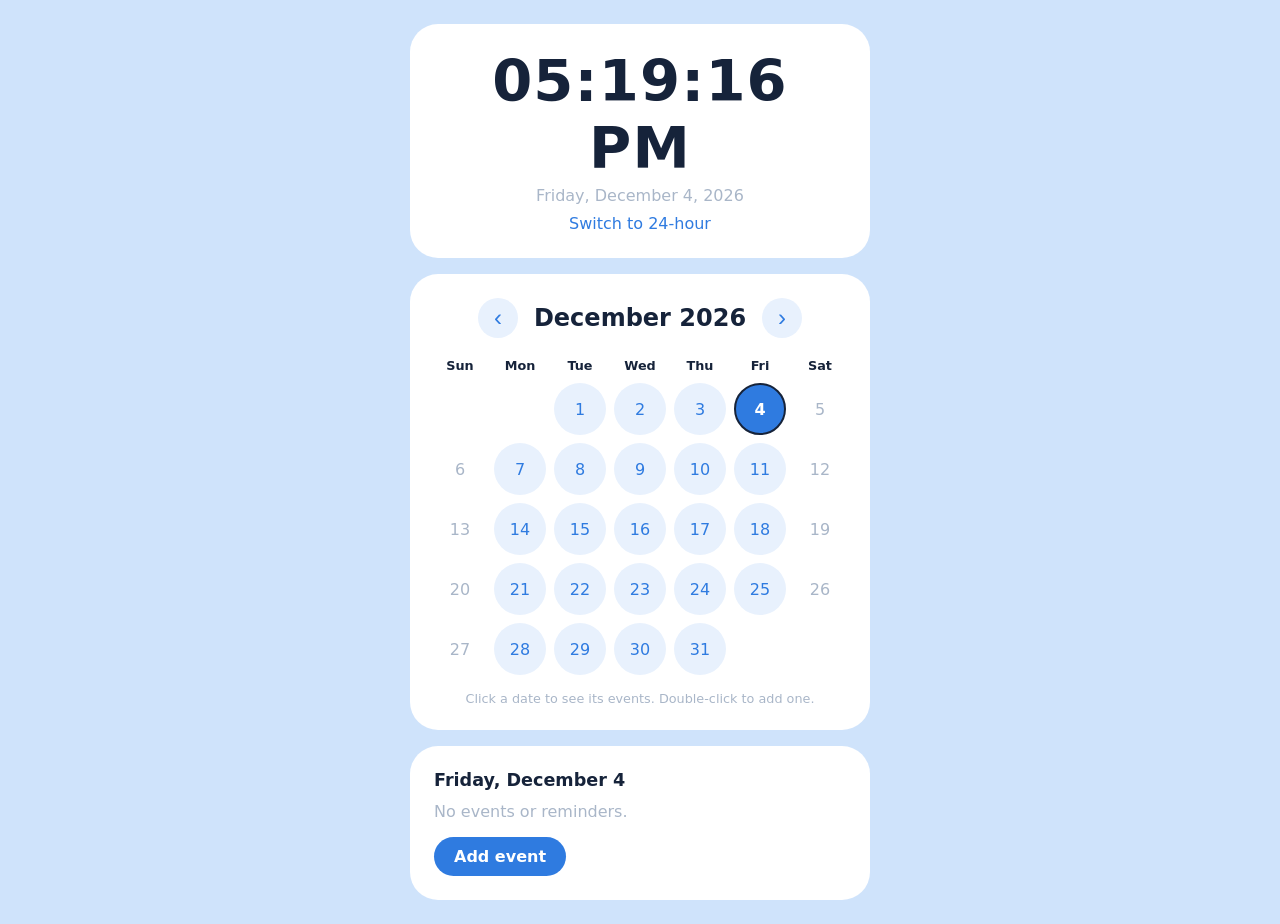
<file: Calculator/index.html>
<!DOCTYPE html>
<html lang="en">
<head>
  <meta charset="UTF-8">
  <meta name="viewport" content="width=device-width, initial-scale=1">
  <title>Calendar & Digital Clock</title>
  <link rel="stylesheet" href="style.css">
</head>
<body>
  <main class="app">
    <section class="clock" aria-label="Digital clock">
      <time id="clock-time" class="clock-time">00:00:00</time>
      <p id="clock-date" class="clock-date"></p>
      <button id="clock-format" class="link-btn" type="button">Switch to 24-hour</button>
    </section>

    <section class="calendar" aria-label="Calendar">
      <header class="cal-head">
        <button id="prev" class="nav-btn" type="button" aria-label="Previous month">&#8249;</button>
        <h1 id="month-label">Month Year</h1>
        <button id="next" class="nav-btn" type="button" aria-label="Next month">&#8250;</button>
      </header>
      <div class="weekdays" aria-hidden="true">
        <span>Sun</span><span>Mon</span><span>Tue</span><span>Wed</span><span>Thu</span><span>Fri</span><span>Sat</span>
      </div>
      <div id="grid" class="grid"></div>
      <p class="hint">Click a date to see its events. Double-click to add one.</p>
    </section>

    <section class="panel" aria-live="polite">
      <h2 id="panel-date">Select a date</h2>
      <ul id="event-list" class="event-list"></ul>
      <button id="add-btn" class="primary-btn" type="button">Add event</button>
    </section>
  </main>

  <dialog id="dialog">
    <form id="event-form">
      <h3>New event</h3>
      <label>Title
        <input id="ev-title" type="text" maxlength="80" required placeholder="Study group, deadline...">
      </label>
      <label>Time (optional)
        <input id="ev-time" type="time">
      </label>
      <div class="dialog-actions">
        <button type="button" id="cancel" class="link-btn">Cancel</button>
        <button type="submit" class="primary-btn">Save event</button>
      </div>
    </form>
  </dialog>

  <script src="script.js"></script>
</body>
</html>
</file>
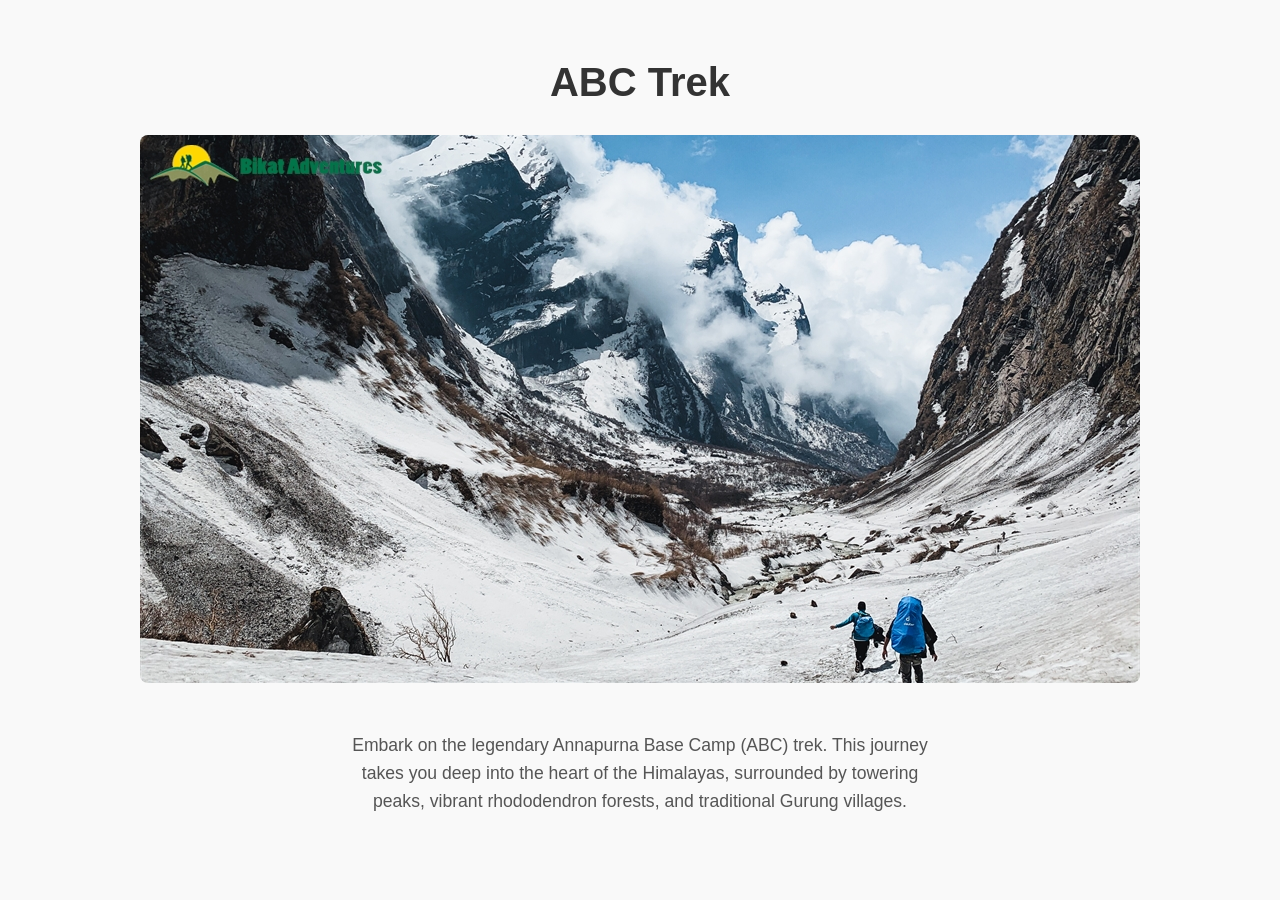
<file: abc-trek.html>
<!doctype html>
<html lang="en">
  <head>
    <meta charset="UTF-8" />
    <meta name="viewport" content="width=device-width, initial-scale=1.0" />
    <title>ABC Trek</title>
    <style>
      body {
        display: flex;
        flex-direction: column;
        align-items: center;
        justify-content: flex-start;
        font-family: Arial, sans-serif;
        background-color: #f9f9f9;
        margin: 0;
        padding: 0;
      }

      .title {
        margin-top: 60px;
        margin-bottom: 30px;
        font-size: 2.5rem;
        color: #333;
        text-align: center;
      }

      .trek-image {
        max-width: 80%;
        height: auto;
        border-radius: 8px;
        object-fit: contain;
        margin-bottom: 30px;
      }

      .description {
        max-width: 600px;
        text-align: center;
        font-size: 1.1rem;
        line-height: 1.6;
        color: #555;
        padding: 0 20px;
      }
    </style>
  </head>
  <body>
    <h1 class="title">ABC Trek</h1>

    <img
      class="trek-image"
      src="images/abc-trek.jpg"
      alt="ABC Trek Mountain View"
    />

    <p class="description">
      Embark on the legendary Annapurna Base Camp (ABC) trek. This journey takes
      you deep into the heart of the Himalayas, surrounded by towering peaks,
      vibrant rhododendron forests, and traditional Gurung villages.
    </p>
  </body>
</html>
</file>
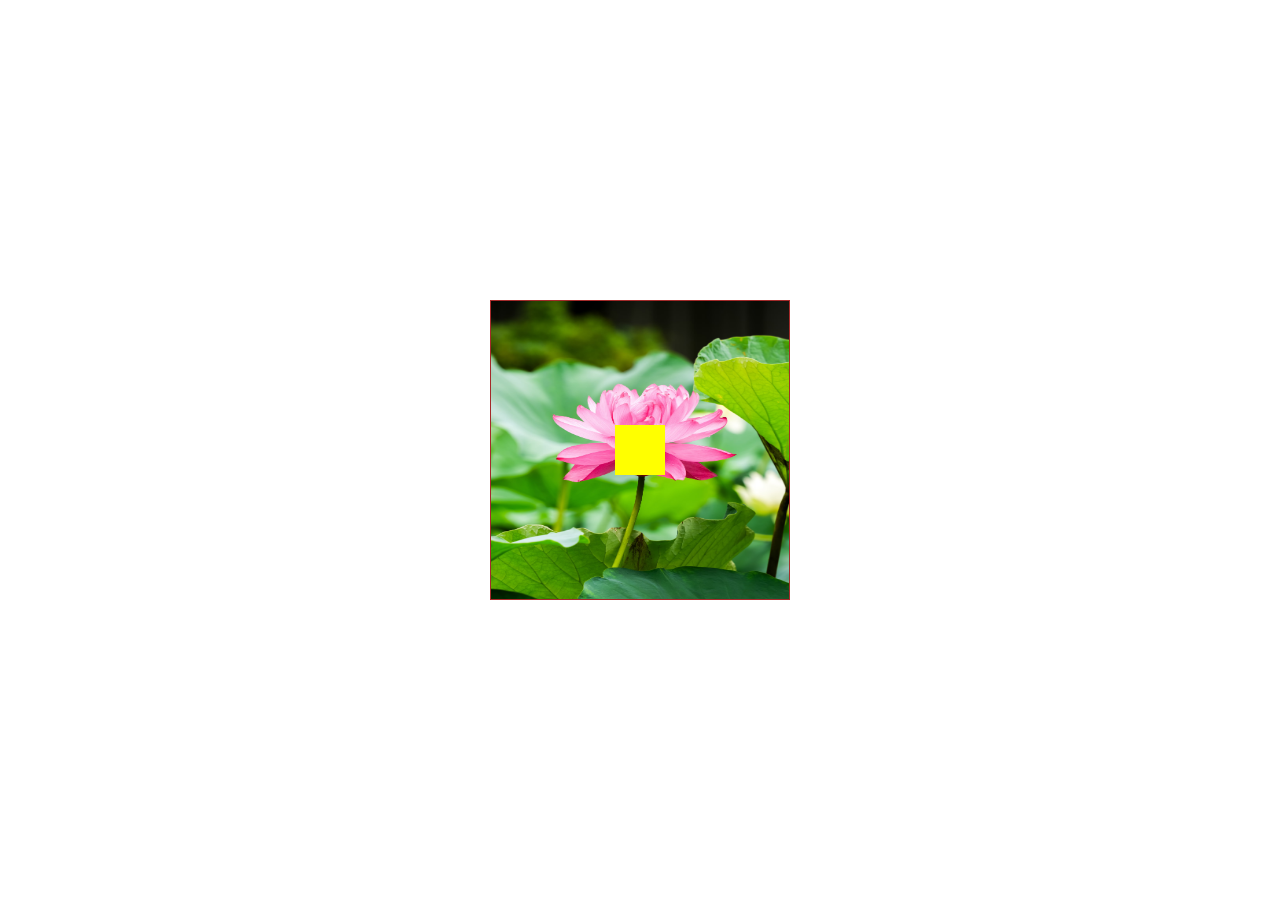
<file: box.html>
<!doctype html>
<html lang="en">
  <head>
    <meta charset="UTF-8" />
    <meta name="viewport" content="width=device-width, initial-scale=1.0" />
    <title>Centered Box Hover Effect</title>
    <style>
      * {
        margin: 0;
        padding: 0;
        box-sizing: border-box;
      }

      .wrapper {
        width: 100vw;
        height: 100vh;
        position: relative;
        overflow: hidden;
        background-color: #f0f0f0;
        background-image: url(./images/flower.avif);
        background-repeat: no-repeat;
        background-size: 100% 100%;
      }

      .box {
        position: absolute;
        background-color: pink;
        width: 50px;
        height: 50px;
        right: 50%;
        bottom: 50%;
        transform: translate(50%, 50%);
        transition:
          transform 0.3s ease,
          background-color 5s ease;
      }

      .box:hover {
        background-color: greenyellow;
        transform: translate(50%, 50%) scale(1.2) rotate(15deg);
        cursor: pointer;
      }

      @media (min-width: 768px) {
        body {
          display: flex;
          justify-content: center;
          align-items: center;
          height: 100vh;
        }

        .box {
          background-color: yellow;
        }

        .wrapper {
          width: 300px;
          height: 300px;
          border: 1px solid brown;
        }
      }
    </style>
  </head>

  <body>
    <div class="wrapper">
      <div class="box"></div>
    </div>
  </body>
</html>
</file>
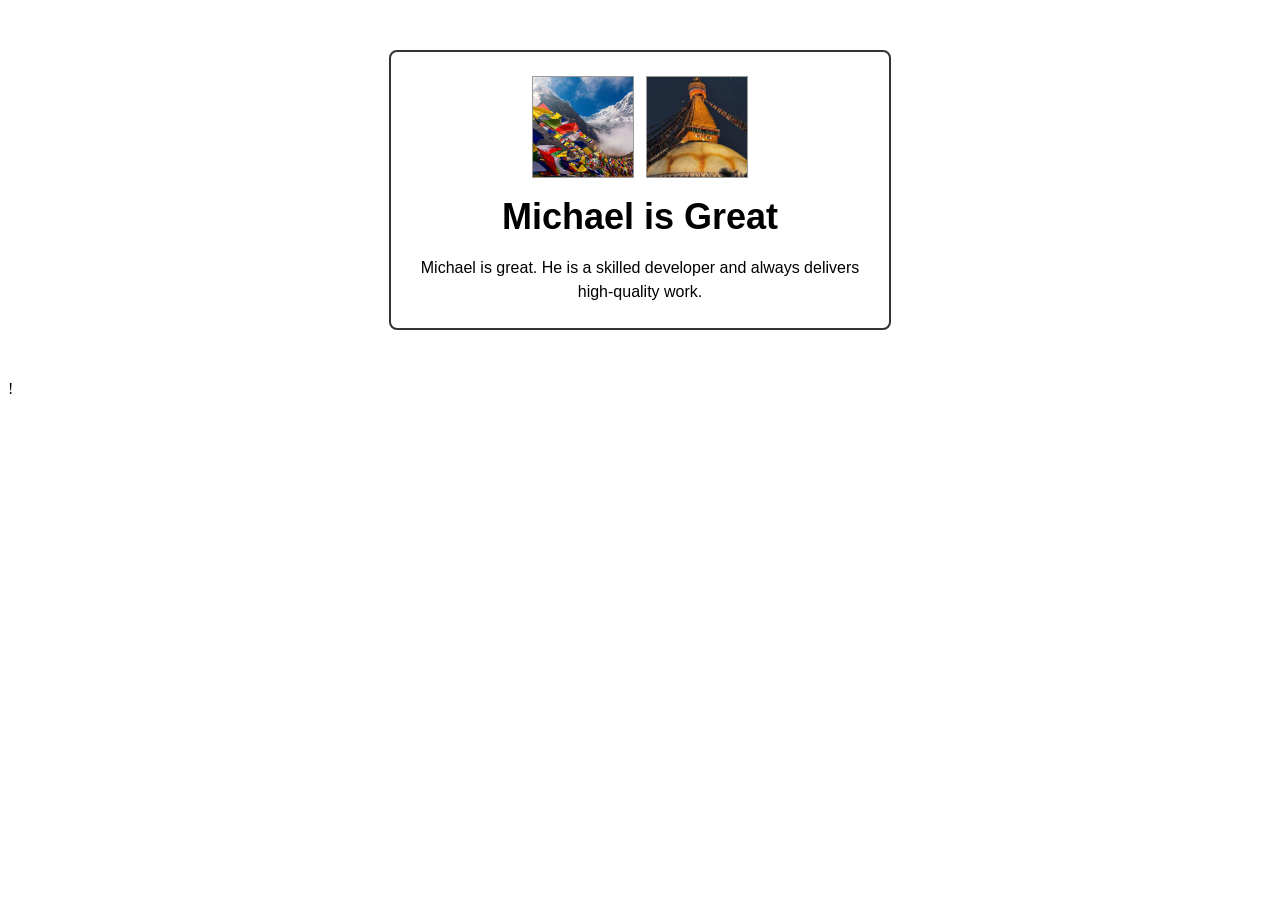
<file: flexbox.html>
<!doctype html>
<html lang="en">
  <head>
    <meta charset="UTF-8" />
    <meta name="viewport" content="width=device-width, initial-scale=1.0" />
    <title>Assignment Layout</title>
    <style>
      .card-container {
        display: flex;
        flex-direction: column;
        align-items: center;
        gap: 18px;
        padding: 24px;
        border: 2px solid #333;
        border-radius: 8px;
        max-width: 450px;
        margin: 50px auto;
        font-family: Arial, sans-serif;
      }

      .image-container {
        display: flex;
        flex-direction: row;
        gap: 12px;
      }

      .image-container img {
        width: 100px;
        height: 100px;
        object-fit: cover;
        border: 1px solid #999;
      }

      .title {
        font-size: 36px;
        font-weight: bold;
        margin: 0;
      }

      .description {
        font-size: 16px;
        text-align: center;
        margin: 0;
        line-height: 1.5;
      }
    </style>
  </head>
  <body>
    <div class="card-container">
      <div class="image-container">
        <img src="images/mountain.jpeg" alt="Image 1" />
        <img src="images/bouddha.jpg" alt="Image 2" />
      </div>

      <h1 class="title">Michael is Great</h1>

      <p class="description">
        Michael is great. He is a skilled developer and always delivers
        high-quality work.
      </p>
    </div>
    !
  </body>
</html>
</file>
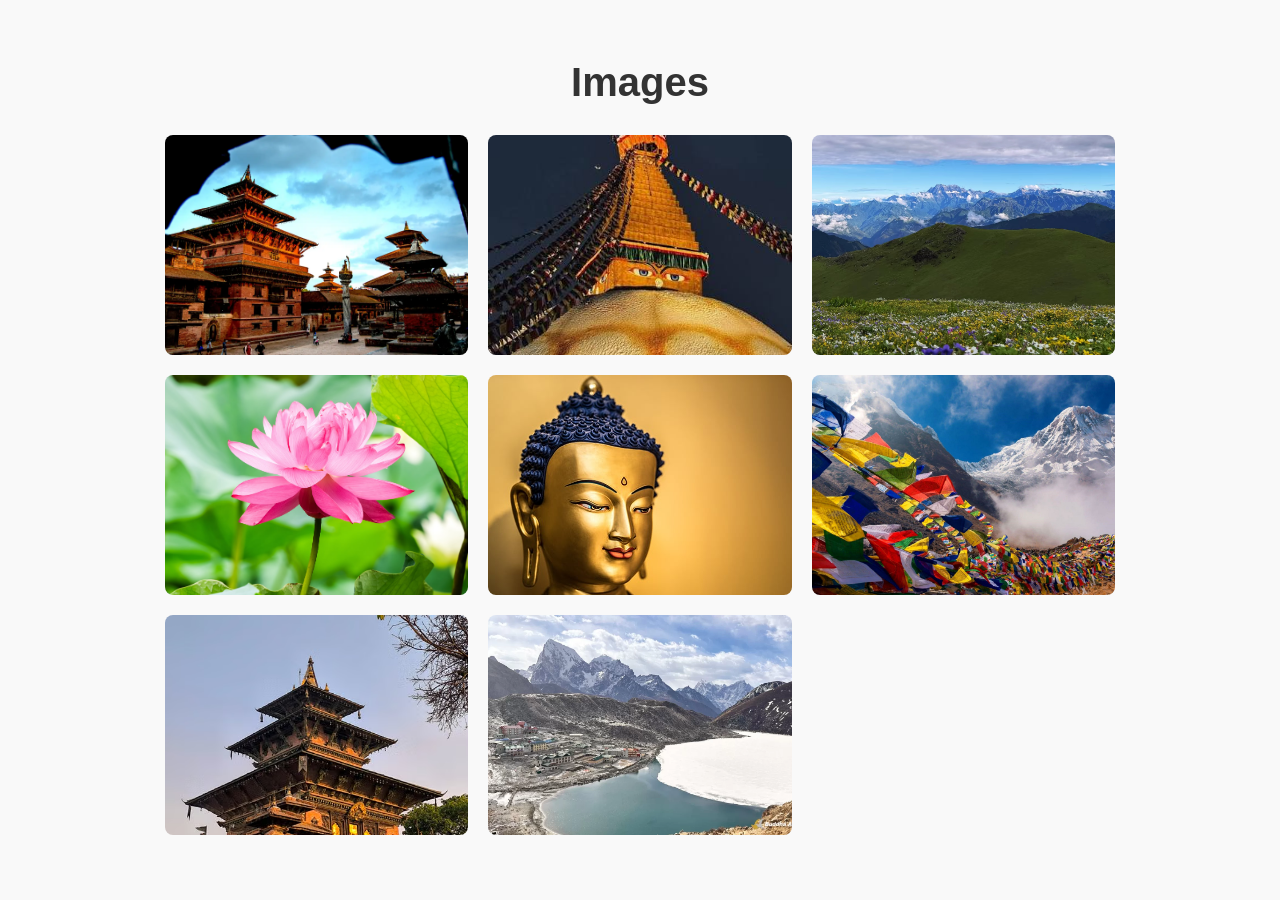
<file: gallery.html>
<!doctype html>
<html lang="en">
  <head>
    <meta charset="UTF-8" />
    <meta name="viewport" content="width=device-width, initial-scale=1.0" />
    <title>Image Gallery</title>
    <style>
      /* Centers all elements horizontally on the web page */
      body {
        display: flex;
        flex-direction: column;
        align-items: center;
        justify-content: flex-start;
        font-family: Arial, sans-serif;
        background-color: #f9f9f9;
        margin: 0;
        padding: 0;
      }

      .title {
        margin-top: 60px;
        margin-bottom: 30px;
        font-size: 2.5rem;
        color: #333;
        text-align: center;
      }

      .image-container {
        display: grid;
        grid-template-columns: repeat(3, 1fr);
        gap: 20px;
        max-width: 950px;
        width: 90%;
        margin-bottom: 60px;
      }

      .image-container img {
        width: 100%;
        height: 220px;
        object-fit: cover;
        border-radius: 8px;
      }
    </style>
  </head>
  <body>
    <h1 class="title">Images</h1>

    <!-- Centered Image Container (3 images per row, 8 total) -->
    <div class="image-container">
      <!-- Row 1 -->
      <img src="images/patan.webp" alt="ABC Trek Photo 1" />
      <img src="images/bouddha.jpg" alt="ABC Trek Photo 2" />
      <img src="images/dhorpatan.jpg" alt="ABC Trek Photo 3" />

      <!-- Row 2 -->
      <img src="images/flower.avif" alt="ABC Trek Photo 4" />
      <img src="images/buddha.jpg" alt="ABC Trek Photo 5" />
      <img src="images/mountain.jpeg" alt="ABC Trek Photo 6" />

      <!-- Row 3 (Contains exactly 2 images) -->
      <img src="images/basantapur.avif" alt="ABC Trek Photo 7" />
      <img src="images/lake.webp" alt="ABC Trek Photo 8" />
    </div>
  </body>
</html>
</file>
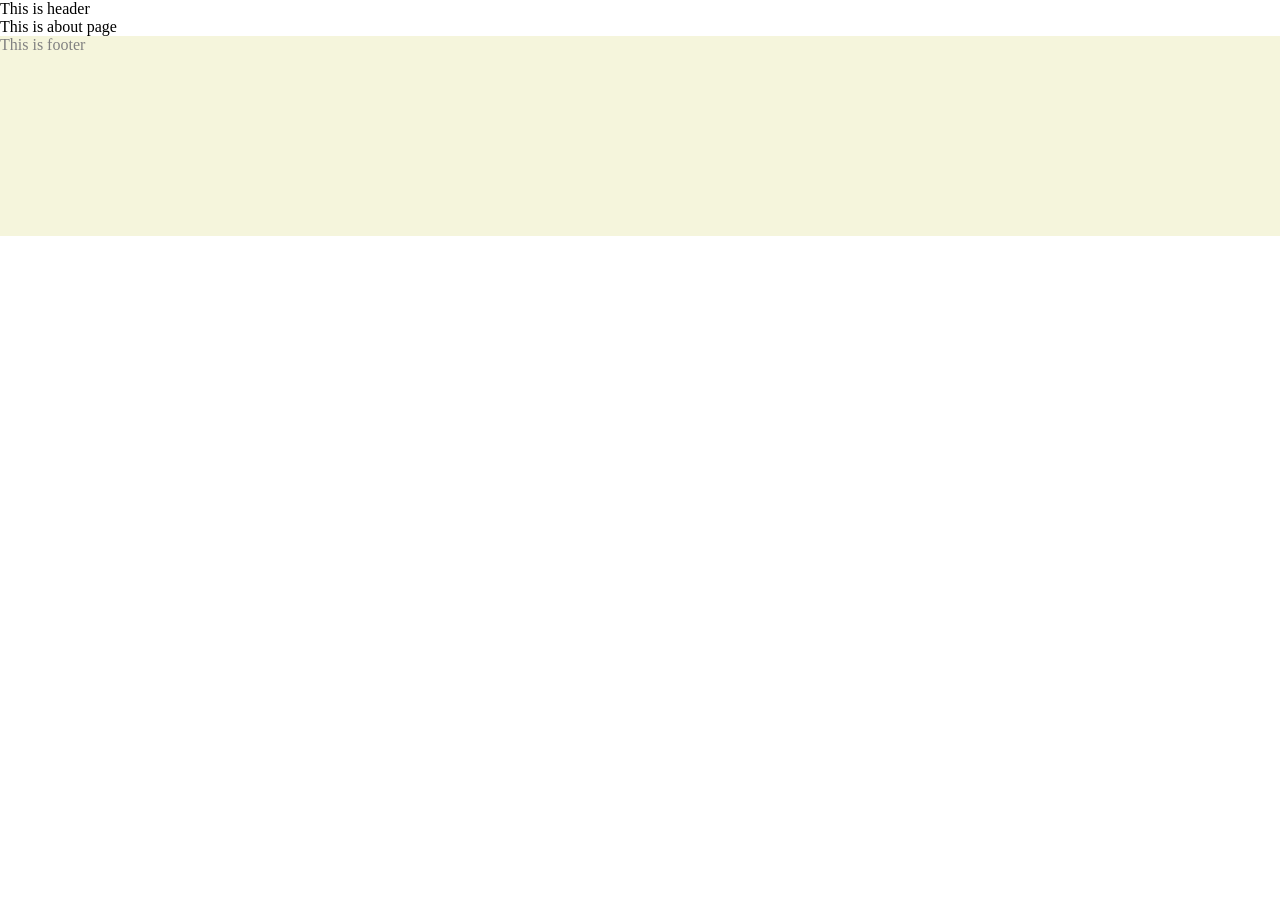
<file: homepage.html>
<!doctype html>
<html lang="en">
  <head>
    <meta charset="UTF-8" />
    <meta name="viewport" content="width=device-width, initial-scale=1.0" />
    <title>Document</title>
    <link rel="stylesheet" href="./css/style.css" />
  </head>
  <body>
    <header>This is header</header>
    <main>This is about page</main>
    <footer>This is footer</footer>
  </body>
</html>
</file>
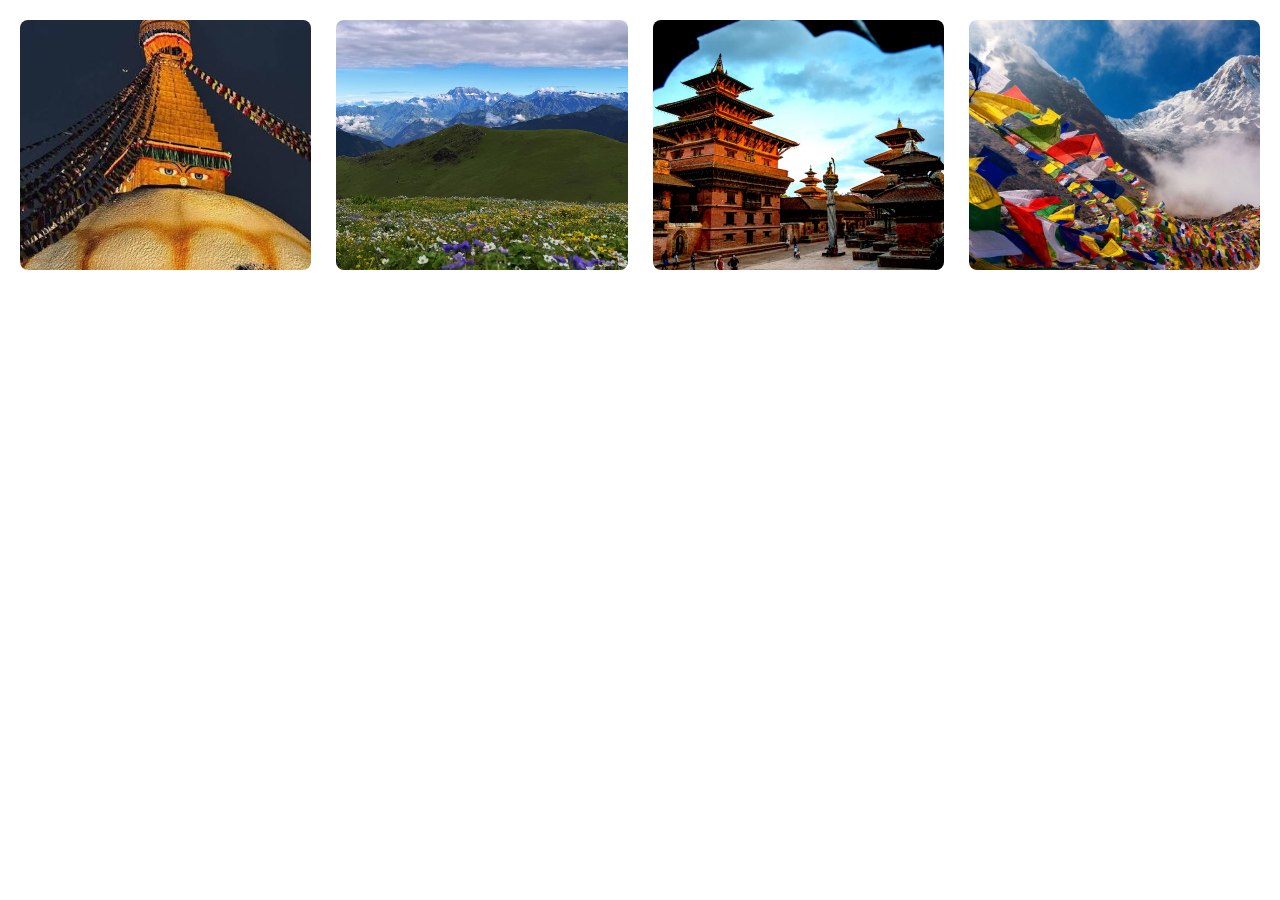
<file: responsive.html>
<!doctype html>
<html lang="en">
  <head>
    <meta charset="UTF-8" />
    <meta name="viewport" content="width=device-width, initial-scale=1.0" />
    <title>Responsive</title>
    <style>
      body {
        font-family: sans-serif;
        margin: 20px;
      }

      .image-wrapper {
        display: grid;
        grid-template-columns: 1fr;
        gap: 15px;
        margin-top: 20px;
      }

      .image-wrapper img {
        width: 100%;
        height: 250px;
        object-fit: cover;
        border-radius: 8px;
      }

      @media (min-width: 768px) {
        body {
          font-size: 20px;
          color: purple;
        }
        .image-wrapper {
          grid-template-columns: repeat(2, 1fr);
          gap: 20px;
        }
      }

      @media (min-width: 1200px) {
        body {
          font-size: 30px;
          color: aqua;
        }
        .image-wrapper {
          grid-template-columns: repeat(4, 1fr);
          gap: 25px;
        }
      }
    </style>
  </head>
  <body>
    <div class="image-wrapper">
      <img src="images/bouddha.jpg" alt="Image 1" />
      <img src="images/dhorpatan.jpg" alt="Image 2" />
      <img src="images/patan.webp" alt="Image 3" />
      <img src="images/mountain.jpeg" alt="Image 4" />
    </div>
  </body>
</html>
</file>
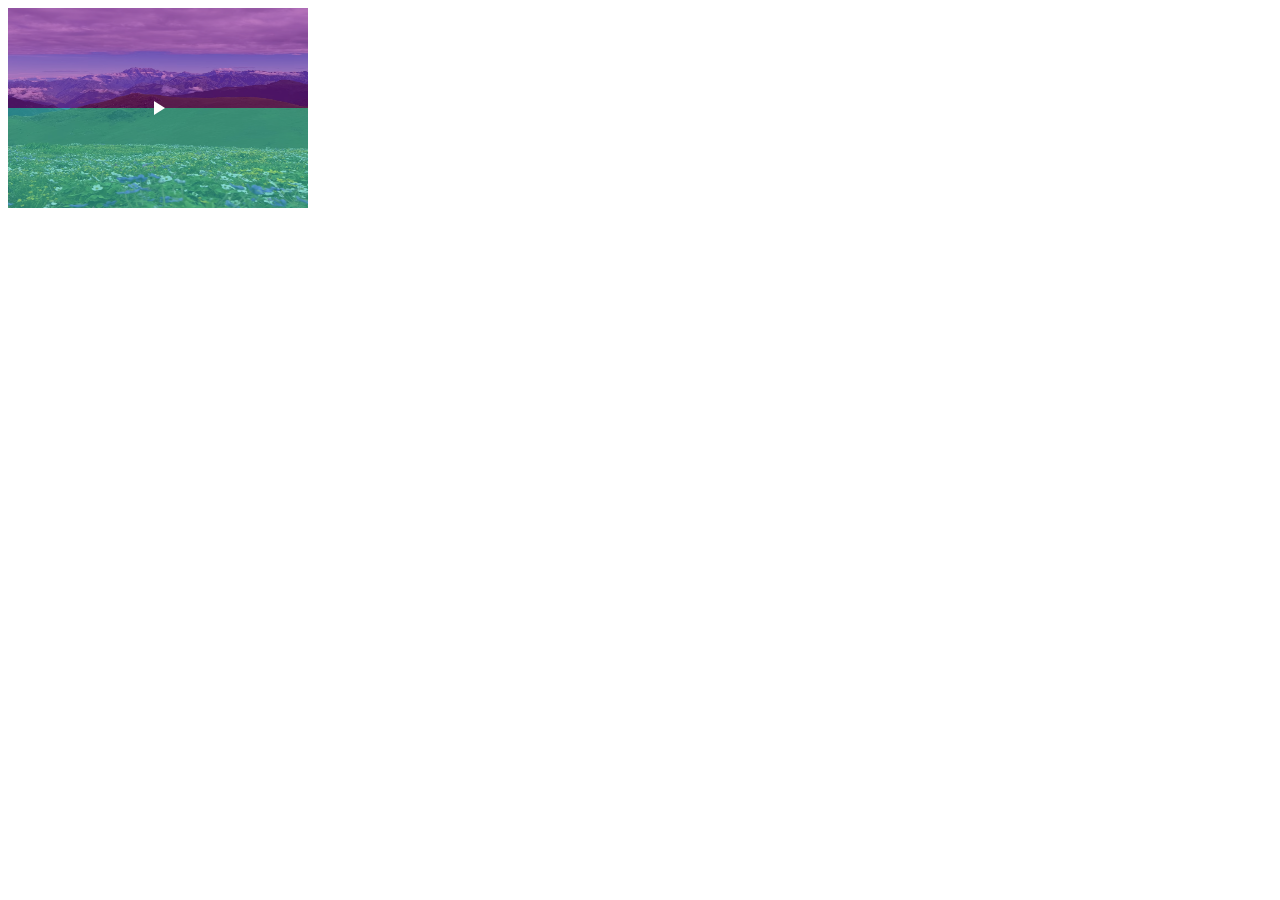
<file: video.html>
<!doctype html>
<html lang="en">
  <head>
    <meta charset="UTF-8" />
    <meta name="viewport" content="width=device-width, initial-scale=1.0" />
    <title>testing</title>

    <style>
      .first-class {
        position: relative;
        height: 200px;
        width: 300px;
      }

      .first-class img {
        height: 200px;
        width: 300px;
      }

      .first-class svg {
        position: absolute;
        left: 50%;
        top: 50%;
        transform: translate(-50%, -50%);
        z-index: 3;
      }
      .first-class::before {
        content: "";
        position: absolute;
        top: 0;
        left: 0;
        width: 100%;
        height: 50%;
        background-color: purple;
        opacity: 0.5;
        z-index: 1;
      }
      .first-class::after {
        content: "";
        position: absolute;
        bottom: 0;
        left: 0;
        width: 100%;
        height: 50%;
        background-color: turquoise;
        opacity: 0.5;
        z-index: 2;
      }
    </style>
  </head>

  <body>
    <div class="first-class">
      <img src="./images/dhorpatan.jpg" alt="" />

      <svg
        xmlns="http://www.w3.org/2000/svg"
        width="24"
        height="24"
        viewBox="0 0 24 24"
        fill="white"
      >
        <path d="M8 5v14l11-7z" />
      </svg>
    </div>
  </body>
</html>
</file>
<file: Calculator/style.css>
:root {
  --bg: #cfe3fb;
  --card: #ffffff;
  --bubble: #e8f1fd;
  --bubble-hover: #d3e5fc;
  --accent: #2f7be0;
  --ink: #16233a;
  --muted: #a9b6c8;
  --event: #f0634a;
}
* { box-sizing: border-box; }
body {
  margin: 0; min-height: 100vh; padding: 24px;
  display: grid; place-items: center;
  background: var(--bg); color: var(--ink);
  font-family: "Segoe UI", system-ui, sans-serif;
}
.app { width: min(460px, 100%); display: grid; gap: 16px; }
.clock, .calendar, .panel { background: var(--card); border-radius: 28px; padding: 24px; }

.clock { text-align: center; }
.clock-time {
  display: block;
  font-size: clamp(2.4rem, 11vw, 3.6rem); font-weight: 700;
  font-variant-numeric: tabular-nums; letter-spacing: 0.02em;
}
.clock-date { margin: 4px 0 8px; color: var(--muted); }

.cal-head { display: flex; align-items: center; justify-content: center; gap: 16px; margin-bottom: 20px; }
.cal-head h1 { margin: 0; font-size: 1.5rem; min-width: 11ch; text-align: center; }
.nav-btn {
  width: 40px; height: 40px; border: 0; border-radius: 50%;
  background: var(--bubble); color: var(--accent);
  font-size: 1.5rem; line-height: 1; cursor: pointer;
}
.nav-btn:hover { background: var(--bubble-hover); }

.weekdays, .grid { display: grid; grid-template-columns: repeat(7, 1fr); gap: 8px; text-align: center; }
.weekdays { font-size: 0.8rem; font-weight: 600; margin-bottom: 10px; }

.day {
  position: relative; aspect-ratio: 1;
  border: 2px solid transparent; border-radius: 50%;
  background: var(--bubble); color: var(--accent);
  font: inherit; cursor: pointer; user-select: none;
}
.day:hover { background: var(--bubble-hover); }
.day.weekend { background: transparent; color: var(--muted); }
.day.today { background: var(--accent); color: #fff; font-weight: 700; }   /* active date */
.day.selected { border-color: var(--ink); }
.day.has-event::after {                                                   /* event marker */
  content: ""; position: absolute; bottom: 18%; left: 50%;
  width: 6px; height: 6px; margin-left: -3px; border-radius: 50%; background: var(--event);
}
.blank { aspect-ratio: 1; }
.hint { margin: 16px 0 0; font-size: 0.8rem; color: var(--muted); text-align: center; }

.panel h2 { margin: 0 0 12px; font-size: 1.1rem; }
.event-list { list-style: none; margin: 0 0 16px; padding: 0; display: grid; gap: 8px; }
.event-list li {
  display: flex; align-items: center; justify-content: space-between; gap: 12px;
  padding: 10px 14px; background: var(--bubble); border-radius: 14px;
}
.event-list .time { color: var(--accent); font-weight: 600; margin-right: 8px; }
.event-list .empty { background: none; color: var(--muted); padding: 0; }
.del-btn { border: 0; background: none; color: var(--event); cursor: pointer; font: inherit; }

.primary-btn {
  border: 0; border-radius: 999px; padding: 10px 20px;
  background: var(--accent); color: #fff; font: inherit; font-weight: 600; cursor: pointer;
}
.link-btn { border: 0; background: none; color: var(--accent); font: inherit; cursor: pointer; }

dialog { border: 0; border-radius: 24px; padding: 24px; width: min(380px, 92vw); color: var(--ink); }
dialog::backdrop { background: rgba(22, 35, 58, 0.45); }
dialog h3 { margin: 0 0 16px; }
dialog label { display: grid; gap: 6px; margin-bottom: 14px; font-weight: 600; font-size: 0.9rem; }
dialog input { padding: 10px 12px; border: 2px solid var(--bubble-hover); border-radius: 12px; font: inherit; }
.dialog-actions { display: flex; justify-content: flex-end; gap: 12px; align-items: center; }

:focus-visible { outline: 3px solid var(--ink); outline-offset: 2px; }
</file>
<file: css/style.css>
footer {
  background-color: beige;
  height: 200px;
  color: gray;
}

/* facebook */
.link-fb {
  background-color: blue;
  color: white;
  padding: 8px 16px 8px 14px;
  display: inline-block;
  margin-bottom: 32px;
}

.link-google {
  background-color: orange;
  color: white;
  padding: 12px 24px;
}
/* CSS Reset */
* {
  padding: 0;
  margin: 0;
  box-sizing: border-box;
}

.box-1 {
  background: blue;
}

.box-1 {
  background: blue;
}

.box-1 {
  background: blue;
  width: 49%;
  height: 200px;
  display: inline-block;
  color: white;
}
</file>
